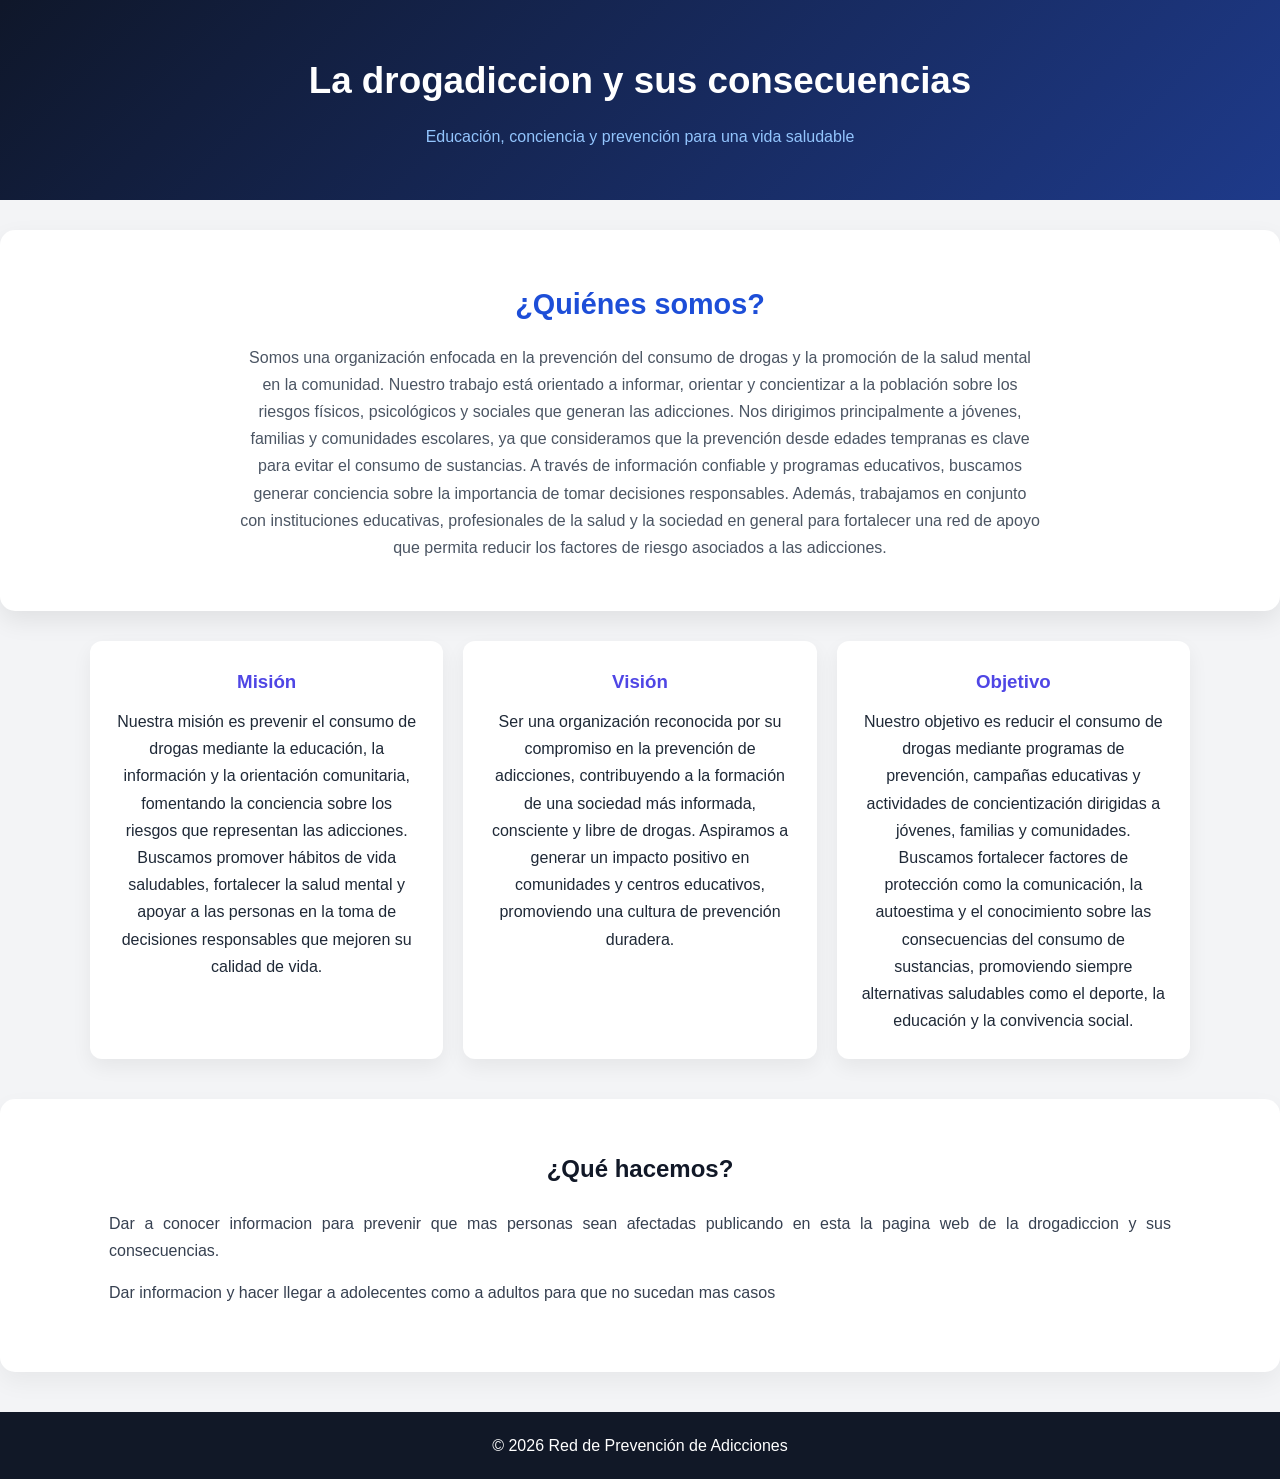
<file: index.html>
<!DOCTYPE html>
<html lang="es">
<head>
    <meta charset="UTF-8">
    <meta name="viewport" content="width=device-width, initial-scale=1.0">
    <title>Nosotros | Prevención de Adicciones</title>
    <link rel="stylesheet" href="style.css">
</head>

<body>

<header class="header">
    <div class="contenedor">
        <h1>La drogadiccion y sus consecuencias</h1>
        <p>Educación, conciencia y prevención para una vida saludable</p>
    </div>
</header>

<section class="hero">
    <div class="contenedor">
        <h2>¿Quiénes somos?</h2>
        <p>
            Somos una organización enfocada en la prevención del consumo de drogas y la promoción de la salud mental en la comunidad. Nuestro trabajo está orientado a informar, orientar y concientizar a la población sobre los riesgos físicos, psicológicos y sociales que generan las adicciones.

Nos dirigimos principalmente a jóvenes, familias y comunidades escolares, ya que consideramos que la prevención desde edades tempranas es clave para evitar el consumo de sustancias. A través de información confiable y programas educativos, buscamos generar conciencia sobre la importancia de tomar decisiones responsables.

Además, trabajamos en conjunto con instituciones educativas, profesionales de la salud y la sociedad en general para fortalecer una red de apoyo que permita reducir los factores de riesgo asociados a las adicciones.
        </p>
    </div>
</section>

<section class="info">
    <div class="contenedor">

        <div class="card">
            <h3>Misión</h3>
            <p>
                Nuestra misión es prevenir el consumo de drogas mediante la educación, la información y la orientación comunitaria, fomentando la conciencia sobre los riesgos que representan las adicciones. Buscamos promover hábitos de vida saludables, fortalecer la salud mental y apoyar a las personas en la toma de decisiones responsables que mejoren su calidad de vida.
            </p>
        </div>

        <div class="card">
            <h3>Visión</h3>
            <p>
                Ser una organización reconocida por su compromiso en la prevención de adicciones, contribuyendo a la formación de una sociedad más informada, consciente y libre de drogas. Aspiramos a generar un impacto positivo en comunidades y centros educativos, promoviendo una cultura de prevención duradera.
            </p>
        </div>

        <div class="card">
            <h3>Objetivo</h3>
            <p>
                Nuestro objetivo es reducir el consumo de drogas mediante programas de prevención, campañas educativas y actividades de concientización dirigidas a jóvenes, familias y comunidades. Buscamos fortalecer factores de protección como la comunicación, la autoestima y el conocimiento sobre las consecuencias del consumo de sustancias, promoviendo siempre alternativas saludables como el deporte, la educación y la convivencia social.
            </p>
        </div>

    </div>
</section>

<section class="contenido">
    <div class="contenedor">

        <h2>¿Qué hacemos?</h2>

        <p>
           Dar a conocer informacion para prevenir que mas personas sean afectadas publicando en esta la pagina web de la drogadiccion y sus consecuencias.
        </p>

        <p>
        Dar informacion y hacer llegar a adolecentes como a adultos para que no sucedan mas casos 
        </p>

    </div>
</section>

<footer class="footer">
    <div class="contenedor">
        <p>© 2026 Red de Prevención de Adicciones</p>
    </div>
</footer>

</body>
</html>
</file>
<file: style.css>
*{
    margin:0;
    padding:0;
    box-sizing:border-box;
}

body{
    font-family:'Inter', sans-serif;
    background:#f3f4f6;
    color:#1f2937;
    line-height:1.7;
}

/* CONTENEDOR */

.contenedor{
    width:90%;
    max-width:1100px;
    margin:auto;
}

/* HEADER */

.header{
    background:linear-gradient(135deg,#0f172a,#1e3a8a);
    color:white;
    text-align:center;
    padding:50px 20px;
}

.header h1{
    font-size:2.3rem;
}

.header p{
    margin-top:10px;
    color:#93c5fd;
}

/* HERO */

.hero{
    background:white;
    margin:30px auto;
    padding:50px;
    border-radius:15px;
    box-shadow:0 10px 25px rgba(0,0,0,.08);
    text-align:center;
}

.hero h2{
    color:#1d4ed8;
    margin-bottom:15px;
    font-size:1.8rem;
}

.hero p{
    max-width:800px;
    margin:auto;
    color:#4b5563;
}

/* CARDS */

.info .contenedor{
    display:grid;
    grid-template-columns:repeat(auto-fit,minmax(250px,1fr));
    gap:20px;
    margin-top:30px;
}

.card{
    background:white;
    padding:25px;
    border-radius:12px;
    box-shadow:0 8px 20px rgba(0,0,0,.06);
    text-align:center;
    transition:.3s;
}

.card:hover{
    transform:translateY(-6px);
}

.card h3{
    color:#4f46e5;
    margin-bottom:10px;
}

/* CONTENIDO */

.contenido{
    background:white;
    margin:40px auto;
    padding:50px;
    border-radius:15px;
    box-shadow:0 10px 25px rgba(0,0,0,.05);
}

.contenido h2{
    text-align:center;
    margin-bottom:20px;
    color:#111827;
}

.contenido p{
    margin-bottom:15px;
    text-align:justify;
    color:#374151;
}

/* FOOTER */

.footer{
    background:#111827;
    color:white;
    text-align:center;
    padding:20px;
    margin-top:40px;
}
</file>
